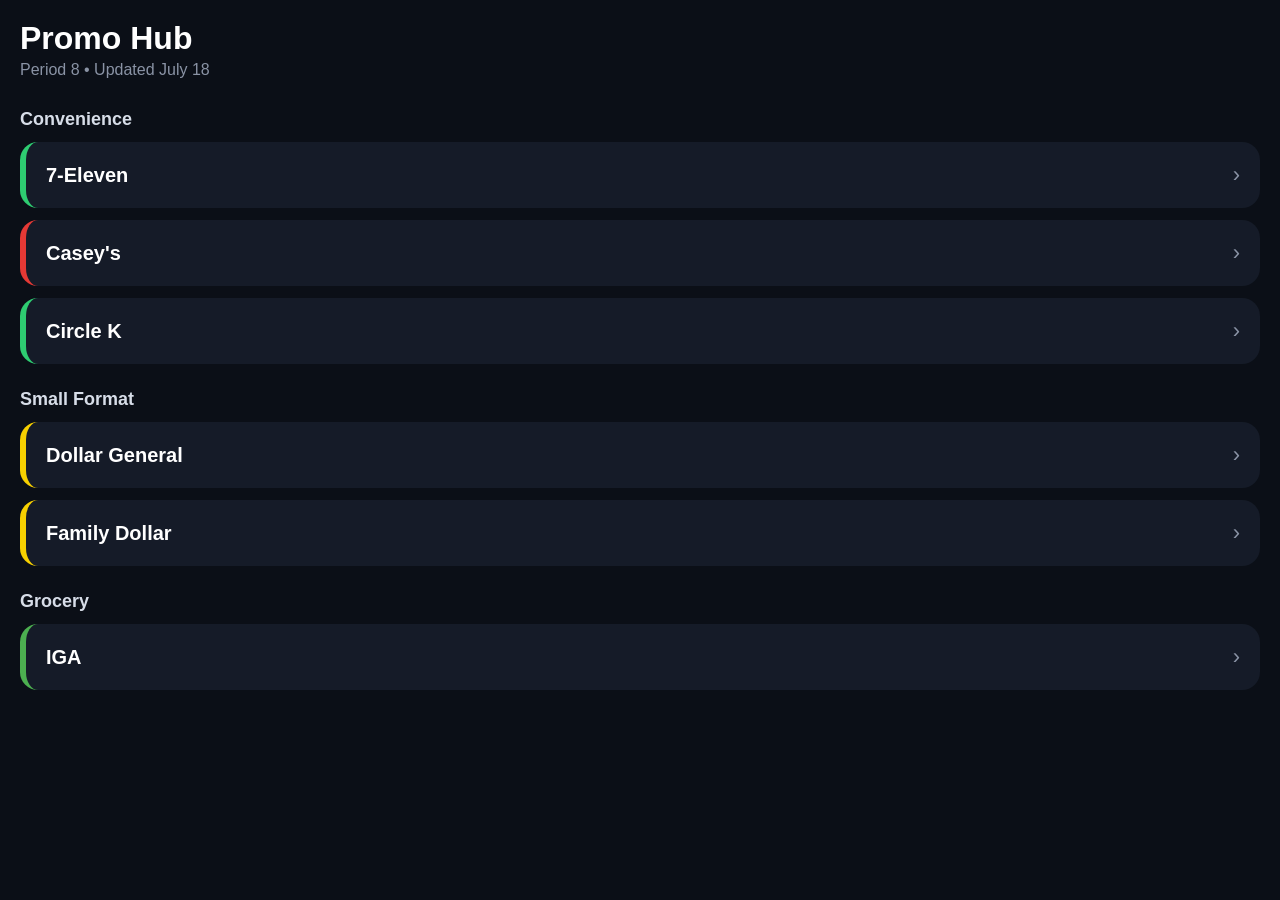
<file: index.html>
<!DOCTYPE html>
<html lang="en">

<head>
    <meta charset="UTF-8">
    <meta name="viewport" content="width=device-width, initial-scale=1.0">

    <link rel="icon" type="image/png" href="icon.png">
    <link rel="apple-touch-icon" href="icon.png">

    <title>Promo Hub</title>

    <style>
        * {
            margin: 0;
            padding: 0;
            box-sizing: border-box;
            font-family: "Segoe UI", sans-serif;
        }

        body {
            background: #0b0f17;
            color: white;
            padding: 20px;
        }

        a {
            text-decoration: none;
            color: white;
        }

        .header {
            margin-bottom: 30px;
        }

        .header h1 {
            font-size: 32px;
            font-weight: 700;
        }

        .period {
            color: #8a93a5;
            margin-top: 4px;
        }

        .section-title {
            margin-top: 25px;
            margin-bottom: 12px;
            font-size: 18px;
            color: #d7dde8;
            font-weight: 600;
        }

        .card {
            background: #151b28;
            border-radius: 18px;
            padding: 20px;
            margin-bottom: 12px;
            cursor: pointer;
            transition: .2s;
            display: flex;
            justify-content: space-between;
            align-items: center;
        }

        .card:hover {
            transform: translateY(-2px);
        }

        .dg {
            border-left: 6px solid #f7d000;
        }

        .caseys {
            border-left: 6px solid #e53935;
        }

        .seven {
            border-left: 6px solid #2ecc71;
        }

        .grocery {
            border-left: 6px solid #4caf50;
        }

        .card-title {
            font-size: 20px;
            font-weight: 600;
        }

        .arrow {
            font-size: 22px;
            color: #8a93a5;
        }

        .holiday-card {
            background: #1f2432;
            border-radius: 18px;
            padding: 18px;
            margin-top: 10px;
        }

        .holiday-title {
            font-size: 18px;
            margin-bottom: 10px;
        }

        .deadline {
            color: #ffb74d;
            font-weight: bold;
        }
    </style>
</head>

<body>

    <div class="header">
        <h1>Promo Hub</h1>
        <div class="period">Period 8 • Updated July 18</div>
    </div>

    <div class="section-title">
        Convenience
    </div>

    <a href="seveneleven.html">
        <div class="card seven">
            <div class="card-title">7-Eleven</div>
            <div class="arrow">›</div>
        </div>
    </a>

    <a href="caseys.html">
        <div class="card caseys">
            <div class="card-title">Casey's</div>
            <div class="arrow">›</div>
        </div>
    </a>

    <a href="circlek.html">
        <div class="card seven">
            <div class="card-title">Circle K</div>
            <div class="arrow">›</div>
        </div>
    </a>

    <div class="section-title">
        Small Format
    </div>

    <a href="dg.html">
        <div class="card dg">
            <div class="card-title">Dollar General</div>
            <div class="arrow">›</div>
        </div>
    </a>

    <a href="familydollar.html">
        <div class="card dg">
            <div class="card-title">Family Dollar</div>
            <div class="arrow">›</div>
        </div>
    </a>

    <div class="section-title">
        Grocery
    </div>

    <a href="iga.html">
        <div class="card grocery">
            <div class="card-title">IGA</div>
            <div class="arrow">›</div>
        </div>
    </a>

    <!--
    <div class="section-title">
        Tools
    </div>

    <a href="holidays.html">
        <div class="holiday-card">

            <div class="holiday-title">
                🎆 Holiday Ordering
            </div>

            <div class="deadline">
                Labor Day Schedule Coming Soon →
            </div>

        </div>
    </a>
    -->

</body>

</html>
</file>
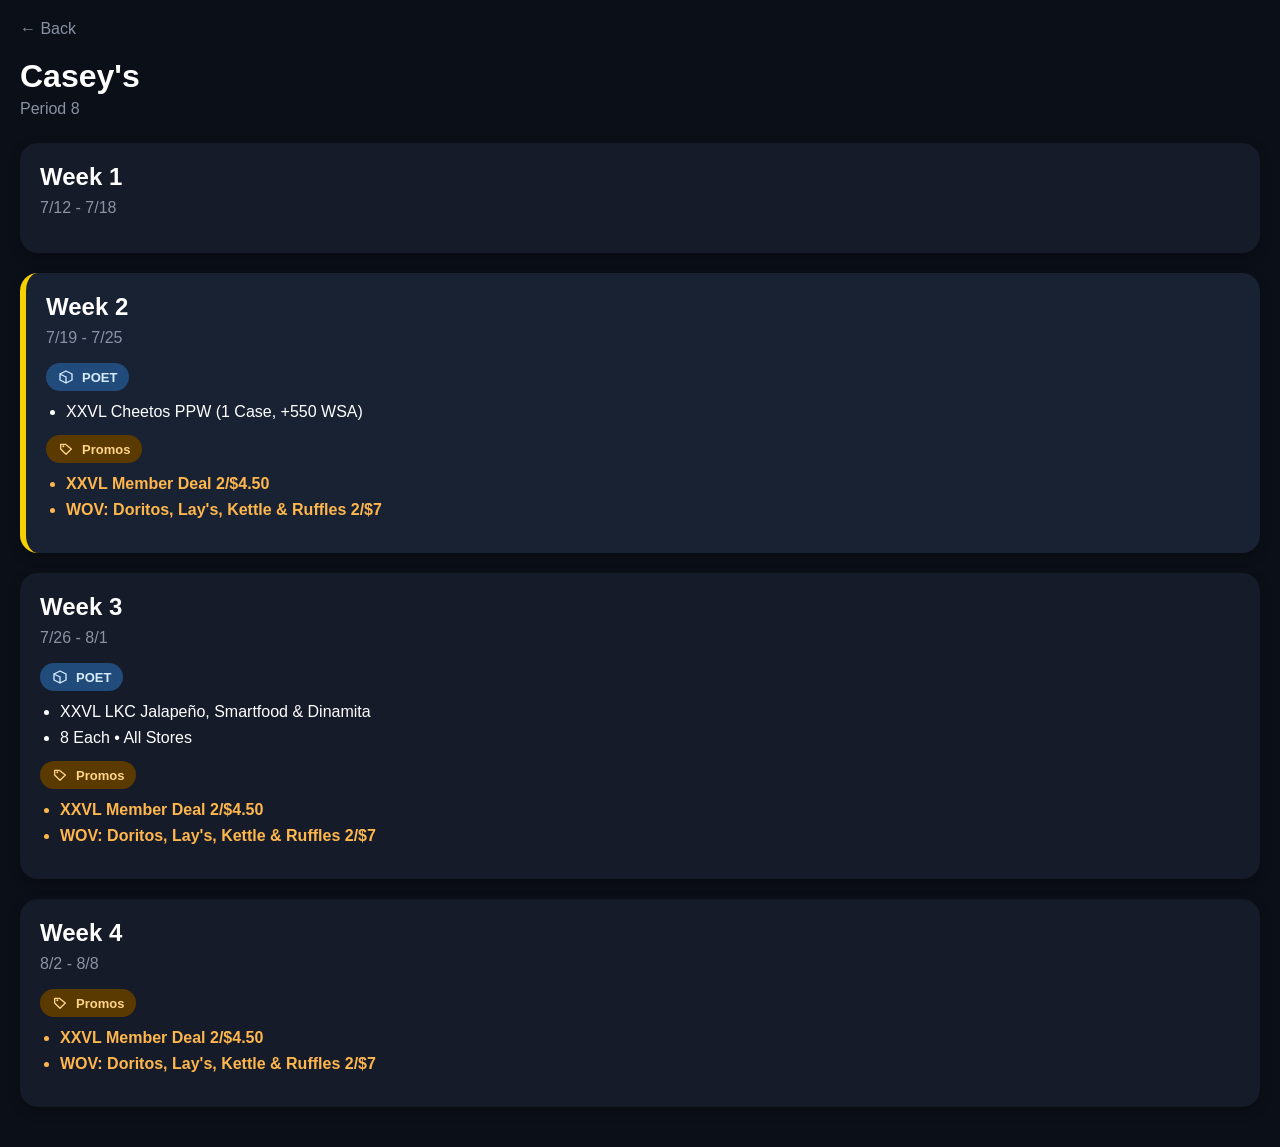
<file: caseys.html>
<!DOCTYPE html>
<html lang="en">
<head>
    <meta charset="UTF-8">
    <meta name="viewport" content="width=device-width, initial-scale=1.0">
    <title>Casey's - Promo Hub</title>

    <style>
        * {
            margin: 0;
            padding: 0;
            box-sizing: border-box;
            font-family: "Segoe UI", sans-serif;
        }

        body {
            background: #0b0f17;
            color: white;
            padding: 20px;
        }

        .back {
            color: #8a93a5;
            text-decoration: none;
            display: inline-block;
            margin-bottom: 20px;
        }

        h1 {
            font-size: 32px;
        }

        .period {
            color: #8a93a5;
            margin: 5px 0 25px;
        }

        .week {
            background: #151b28;
            border-radius: 18px;
            padding: 20px;
            margin-bottom: 20px;
            box-shadow: 0 4px 12px rgba(0,0,0,.25);
        }

        .current {
            border-left: 6px solid #f7d000;
            background: #192233;
        }

        .date {
            color: #8a93a5;
            margin: 8px 0 16px;
        }

        ul {
            padding-left: 20px;
            margin-bottom: 14px;
        }

        li {
            margin-bottom: 8px;
        }

        .promo {
            color: #ffb74d;
            font-weight: 700;
        }

        .section-title {
            display: inline-flex;
            align-items: center;
            gap: 8px;
            padding: 6px 12px;
            border-radius: 999px;
            font-size: 13px;
            font-weight: 700;
            margin-bottom: 12px;
        }

        .section-title svg {
            width: 16px;
            height: 16px;
            stroke: currentColor;
            stroke-width: 2;
            fill: none;
            stroke-linecap: round;
            stroke-linejoin: round;
        }

        .poet {
            background: #214b7a;
            color: #d7ecff;
        }

        .promo-badge {
            background: #5b3a00;
            color: #ffd58a;
        }
    </style>
</head>

<body>

<a href="index.html" class="back">← Back</a>

<h1>Casey's</h1>
<div class="period">Period 8</div>

<div class="week">
    <h2>Week 1</h2>
    <div class="date">7/12 - 7/18</div>
</div>

<div class="week current">
    <h2>Week 2</h2>
    <div class="date">7/19 - 7/25</div>

    <div class="section-title poet">
        <svg viewBox="0 0 24 24">
            <path d="M3 7.5 12 3l9 4.5M3 7.5V16.5L12 21m-9-13.5L12 12m9-4.5V16.5L12 21m0-9V21"/>
        </svg>
        <span>POET</span>
    </div>

    <ul>
        <li>XXVL Cheetos PPW (1 Case, +550 WSA)</li>
    </ul>

    <div class="section-title promo-badge">
        <svg viewBox="0 0 24 24">
            <path d="M20 12 12 20 4 12V5h7l9 7z"/>
            <circle cx="8" cy="8" r="1.5" fill="currentColor" stroke="none"/>
        </svg>
        <span>Promos</span>
    </div>

    <ul class="promo">
        <li>XXVL Member Deal 2/$4.50</li>
        <li>WOV: Doritos, Lay's, Kettle &amp; Ruffles 2/$7</li>
    </ul>
</div>

<div class="week">
    <h2>Week 3</h2>
    <div class="date">7/26 - 8/1</div>

    <div class="section-title poet">
        <svg viewBox="0 0 24 24">
            <path d="M3 7.5 12 3l9 4.5M3 7.5V16.5L12 21m-9-13.5L12 12m9-4.5V16.5L12 21m0-9V21"/>
        </svg>
        <span>POET</span>
    </div>

    <ul>
        <li>XXVL LKC Jalapeño, Smartfood &amp; Dinamita</li>
        <li>8 Each • All Stores</li>
    </ul>

    <div class="section-title promo-badge">
        <svg viewBox="0 0 24 24">
            <path d="M20 12 12 20 4 12V5h7l9 7z"/>
            <circle cx="8" cy="8" r="1.5" fill="currentColor" stroke="none"/>
        </svg>
        <span>Promos</span>
    </div>

    <ul class="promo">
        <li>XXVL Member Deal 2/$4.50</li>
        <li>WOV: Doritos, Lay's, Kettle &amp; Ruffles 2/$7</li>
    </ul>
</div>

<div class="week">
    <h2>Week 4</h2>
    <div class="date">8/2 - 8/8</div>

    <div class="section-title promo-badge">
        <svg viewBox="0 0 24 24">
            <path d="M20 12 12 20 4 12V5h7l9 7z"/>
            <circle cx="8" cy="8" r="1.5" fill="currentColor" stroke="none"/>
        </svg>
        <span>Promos</span>
    </div>

    <ul class="promo">
        <li>XXVL Member Deal 2/$4.50</li>
        <li>WOV: Doritos, Lay's, Kettle &amp; Ruffles 2/$7</li>
    </ul>
</div>

</body>
</html>
</file>
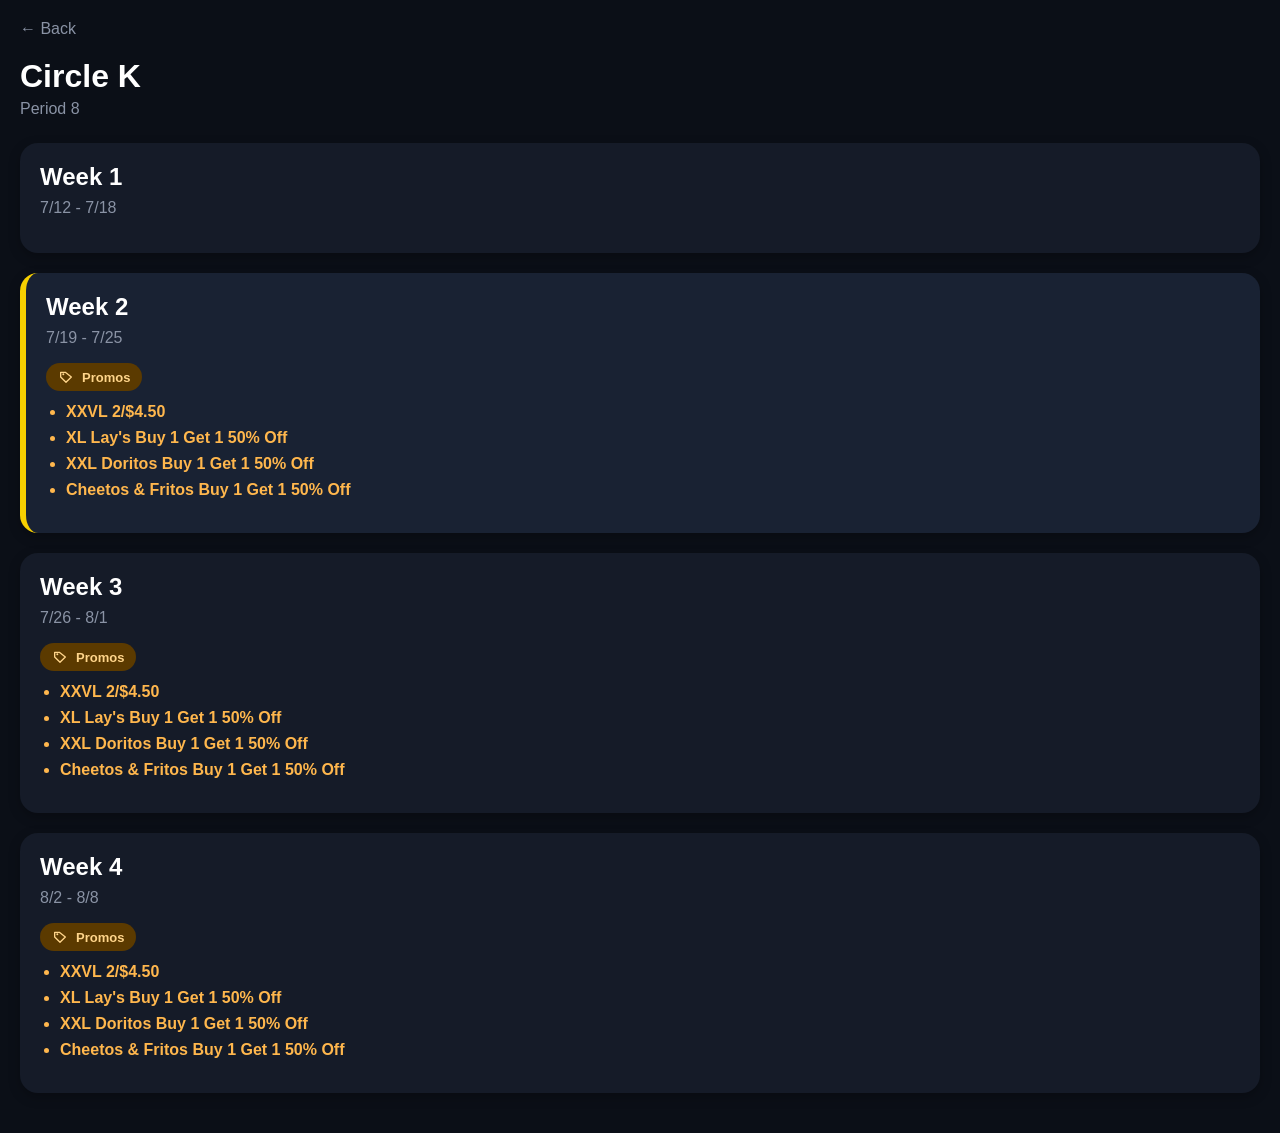
<file: circlek.html>
<!DOCTYPE html>
<html lang="en">

<head>
    <meta charset="UTF-8">
    <meta name="viewport" content="width=device-width, initial-scale=1.0">
    <title>Circle K - Promo Hub</title>

    <style>
        * {
            margin: 0;
            padding: 0;
            box-sizing: border-box;
            font-family: "Segoe UI", sans-serif;
        }

        body {
            background: #0b0f17;
            color: #fff;
            padding: 20px;
        }

        .back {
            color: #8a93a5;
            text-decoration: none;
            display: inline-block;
            margin-bottom: 20px;
        }

        h1 {
            font-size: 32px;
            margin-bottom: 5px;
        }

        .period {
            color: #8a93a5;
            margin-bottom: 25px;
        }

        .week {
            background: #151b28;
            border-radius: 18px;
            padding: 20px;
            margin-bottom: 20px;
            box-shadow: 0 4px 12px rgba(0, 0, 0, .25);
        }

        .current {
            border-left: 6px solid #f7d000;
            background: #192233;
        }

        .date {
            color: #8a93a5;
            margin: 8px 0 16px;
        }

        ul {
            padding-left: 20px;
            margin-bottom: 14px;
        }

        li {
            margin-bottom: 8px;
        }

        .promo {
            color: #ffb74d;
            font-weight: 700;
        }

        .section-title {
            display: inline-flex;
            align-items: center;
            gap: 8px;
            padding: 6px 12px;
            border-radius: 999px;
            font-size: 13px;
            font-weight: 700;
            margin-bottom: 12px;
        }

        .section-title svg {
            width: 16px;
            height: 16px;
            stroke: currentColor;
            stroke-width: 2;
            fill: none;
            stroke-linecap: round;
            stroke-linejoin: round;
        }

        .promo-badge {
            background: #5b3a00;
            color: #ffd58a;
        }
    </style>
</head>

<body>

    <a href="index.html" class="back">← Back</a>

    <h1>Circle K</h1>
    <div class="period">Period 8</div>

    <div class="week">

        <h2>Week 1</h2>
        <div class="date">7/12 - 7/18</div>

    </div>

    <div class="week current">

        <h2>Week 2</h2>
        <div class="date">7/19 - 7/25</div>

        <div class="section-title promo-badge">
            <svg viewBox="0 0 24 24">
                <path d="M20 12 12 20 4 12V5h7l9 7z" />
                <circle cx="8" cy="8" r="1.5" fill="currentColor" stroke="none" />
            </svg>
            <span>Promos</span>
        </div>

        <ul class="promo">
            <li>XXVL 2/$4.50</li>
            <li>XL Lay's Buy 1 Get 1 50% Off</li>
            <li>XXL Doritos Buy 1 Get 1 50% Off</li>
            <li>Cheetos &amp; Fritos Buy 1 Get 1 50% Off</li>
        </ul>

    </div>

    <div class="week">

        <h2>Week 3</h2>
        <div class="date">7/26 - 8/1</div>

        <div class="section-title promo-badge">
            <svg viewBox="0 0 24 24">
                <path d="M20 12 12 20 4 12V5h7l9 7z" />
                <circle cx="8" cy="8" r="1.5" fill="currentColor" stroke="none" />
            </svg>
            <span>Promos</span>
        </div>

        <ul class="promo">
            <li>XXVL 2/$4.50</li>
            <li>XL Lay's Buy 1 Get 1 50% Off</li>
            <li>XXL Doritos Buy 1 Get 1 50% Off</li>
            <li>Cheetos &amp; Fritos Buy 1 Get 1 50% Off</li>
        </ul>

    </div>

    <div class="week">

        <h2>Week 4</h2>
        <div class="date">8/2 - 8/8</div>

        <div class="section-title promo-badge">
            <svg viewBox="0 0 24 24">
                <path d="M20 12 12 20 4 12V5h7l9 7z" />
                <circle cx="8" cy="8" r="1.5" fill="currentColor" stroke="none" />
            </svg>
            <span>Promos</span>
        </div>

        <ul class="promo">
            <li>XXVL 2/$4.50</li>
            <li>XL Lay's Buy 1 Get 1 50% Off</li>
            <li>XXL Doritos Buy 1 Get 1 50% Off</li>
            <li>Cheetos &amp; Fritos Buy 1 Get 1 50% Off</li>
        </ul>

    </div>

</body>

</html>
</file>
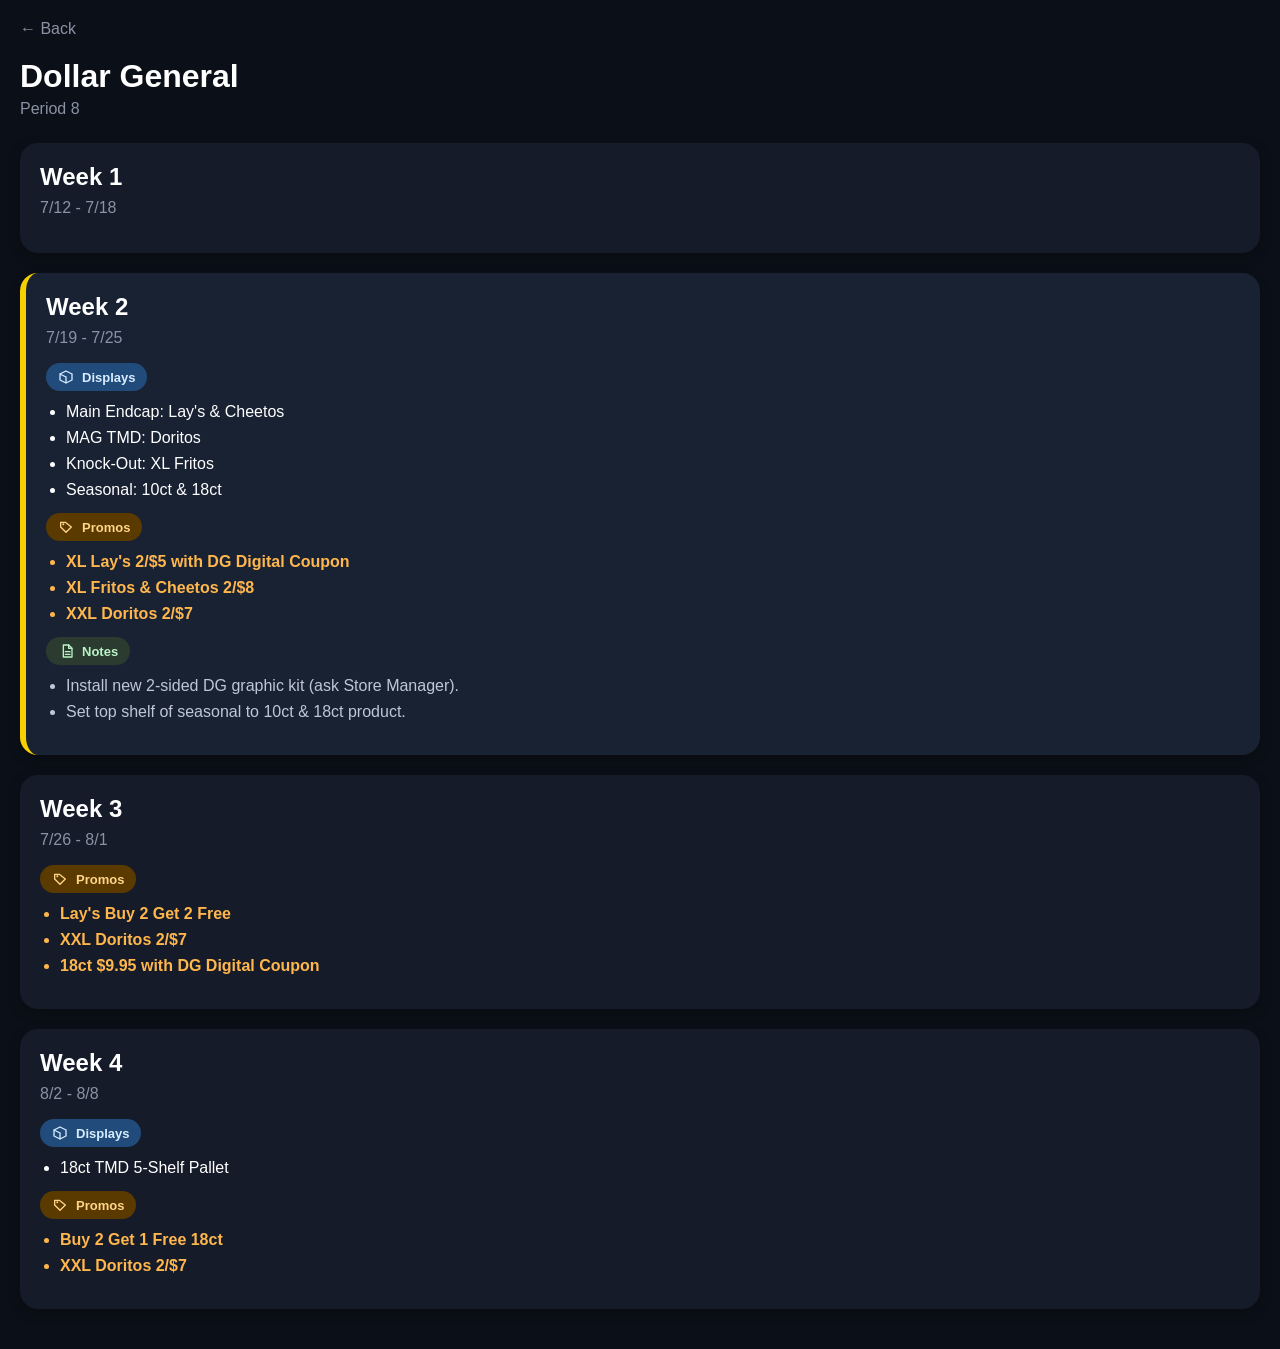
<file: dg.html>
<!DOCTYPE html>
<html lang="en">

<head>
    <meta charset="UTF-8">
    <meta name="viewport" content="width=device-width, initial-scale=1">

    <title>Dollar General - Promo Hub</title>

    <style>
        * {
            margin: 0;
            padding: 0;
            box-sizing: border-box;
            font-family: "Segoe UI", sans-serif;
        }

        body {
            background: #0b0f17;
            color: #fff;
            padding: 20px;
        }

        .back {
            color: #8a93a5;
            text-decoration: none;
            display: inline-block;
            margin-bottom: 20px;
        }

        h1 {
            font-size: 32px;
            margin-bottom: 5px;
        }

        .period {
            color: #8a93a5;
            margin-bottom: 25px;
        }

        .week {
            background: #151b28;
            border-radius: 18px;
            padding: 20px;
            margin-bottom: 20px;
            box-shadow: 0 4px 12px rgba(0, 0, 0, .25);
        }

        .current {
            border-left: 6px solid #f7d000;
            background: #192233;
        }

        .date {
            color: #8a93a5;
            margin: 8px 0 16px;
        }

        ul {
            padding-left: 20px;
            margin-bottom: 14px;
        }

        li {
            margin-bottom: 8px;
        }

        .promo {
            color: #ffb74d;
            font-weight: 700;
        }

        .note-list {
            color: #bfc7d5;
        }

        .section-title {
            display: inline-flex;
            align-items: center;
            gap: 8px;
            padding: 6px 12px;
            border-radius: 999px;
            font-size: 13px;
            font-weight: 700;
            margin-bottom: 12px;
        }

        .section-title svg {
            width: 16px;
            height: 16px;
            stroke: currentColor;
            stroke-width: 2;
            fill: none;
            stroke-linecap: round;
            stroke-linejoin: round;
        }

        .display {
            background: #214b7a;
            color: #d7ecff;
        }

        .promo-badge {
            background: #5b3a00;
            color: #ffd58a;
        }

        .note {
            background: #2b3b2f;
            color: #b9f3c5;
        }
    </style>
</head>

<body>

    <a href="index.html" class="back">← Back</a>

    <h1>Dollar General</h1>
    <div class="period">Period 8</div>

    <div class="week">
        <h2>Week 1</h2>
        <div class="date">7/12 - 7/18</div>
    </div>

    <div class="week current">

        <h2>Week 2</h2>
        <div class="date">7/19 - 7/25</div>

        <div class="section-title display">
            <svg viewBox="0 0 24 24">
                <path d="M3 7.5 12 3l9 4.5M3 7.5V16.5L12 21m-9-13.5L12 12m9-4.5V16.5L12 21m0-9V21" />
            </svg>
            <span>Displays</span>
        </div>

        <ul>
            <li>Main Endcap: Lay's &amp; Cheetos</li>
            <li>MAG TMD: Doritos</li>
            <li>Knock-Out: XL Fritos</li>
            <li>Seasonal: 10ct &amp; 18ct</li>
        </ul>

        <div class="section-title promo-badge">
            <svg viewBox="0 0 24 24">
                <path d="M20 12 12 20 4 12V5h7l9 7z" />
                <circle cx="8" cy="8" r="1.5" fill="currentColor" stroke="none" />
            </svg>
            <span>Promos</span>
        </div>

        <ul class="promo">
            <li>XL Lay's 2/$5 with DG Digital Coupon</li>
            <li>XL Fritos &amp; Cheetos 2/$8</li>
            <li>XXL Doritos 2/$7</li>
        </ul>

        <div class="section-title note">
            <svg viewBox="0 0 24 24">
                <path d="M8 3h8l5 5v13H8z" />
                <path d="M16 3v5h5" />
                <path d="M11 13h7M11 17h7" />
            </svg>
            <span>Notes</span>
        </div>

        <ul class="note-list">
            <li>Install new 2-sided DG graphic kit (ask Store Manager).</li>
            <li>Set top shelf of seasonal to 10ct &amp; 18ct product.</li>
        </ul>

    </div>

    <div class="week">

        <h2>Week 3</h2>
        <div class="date">7/26 - 8/1</div>

        <div class="section-title promo-badge">
            <svg viewBox="0 0 24 24">
                <path d="M20 12 12 20 4 12V5h7l9 7z" />
                <circle cx="8" cy="8" r="1.5" fill="currentColor" stroke="none" />
            </svg>
            <span>Promos</span>
        </div>

        <ul class="promo">
            <li>Lay's Buy 2 Get 2 Free</li>
            <li>XXL Doritos 2/$7</li>
            <li>18ct $9.95 with DG Digital Coupon</li>
        </ul>

    </div>

    <div class="week">

        <h2>Week 4</h2>
        <div class="date">8/2 - 8/8</div>

        <div class="section-title display">
            <svg viewBox="0 0 24 24">
                <path d="M3 7.5 12 3l9 4.5M3 7.5V16.5L12 21m-9-13.5L12 12m9-4.5V16.5L12 21m0-9V21" />
            </svg>
            <span>Displays</span>
        </div>

        <ul>
            <li>18ct TMD 5-Shelf Pallet</li>
        </ul>

        <div class="section-title promo-badge">
            <svg viewBox="0 0 24 24">
                <path d="M20 12 12 20 4 12V5h7l9 7z" />
                <circle cx="8" cy="8" r="1.5" fill="currentColor" stroke="none" />
            </svg>
            <span>Promos</span>
        </div>

        <ul class="promo">
            <li>Buy 2 Get 1 Free 18ct</li>
            <li>XXL Doritos 2/$7</li>
        </ul>

    </div>

</body>

</html>
</file>
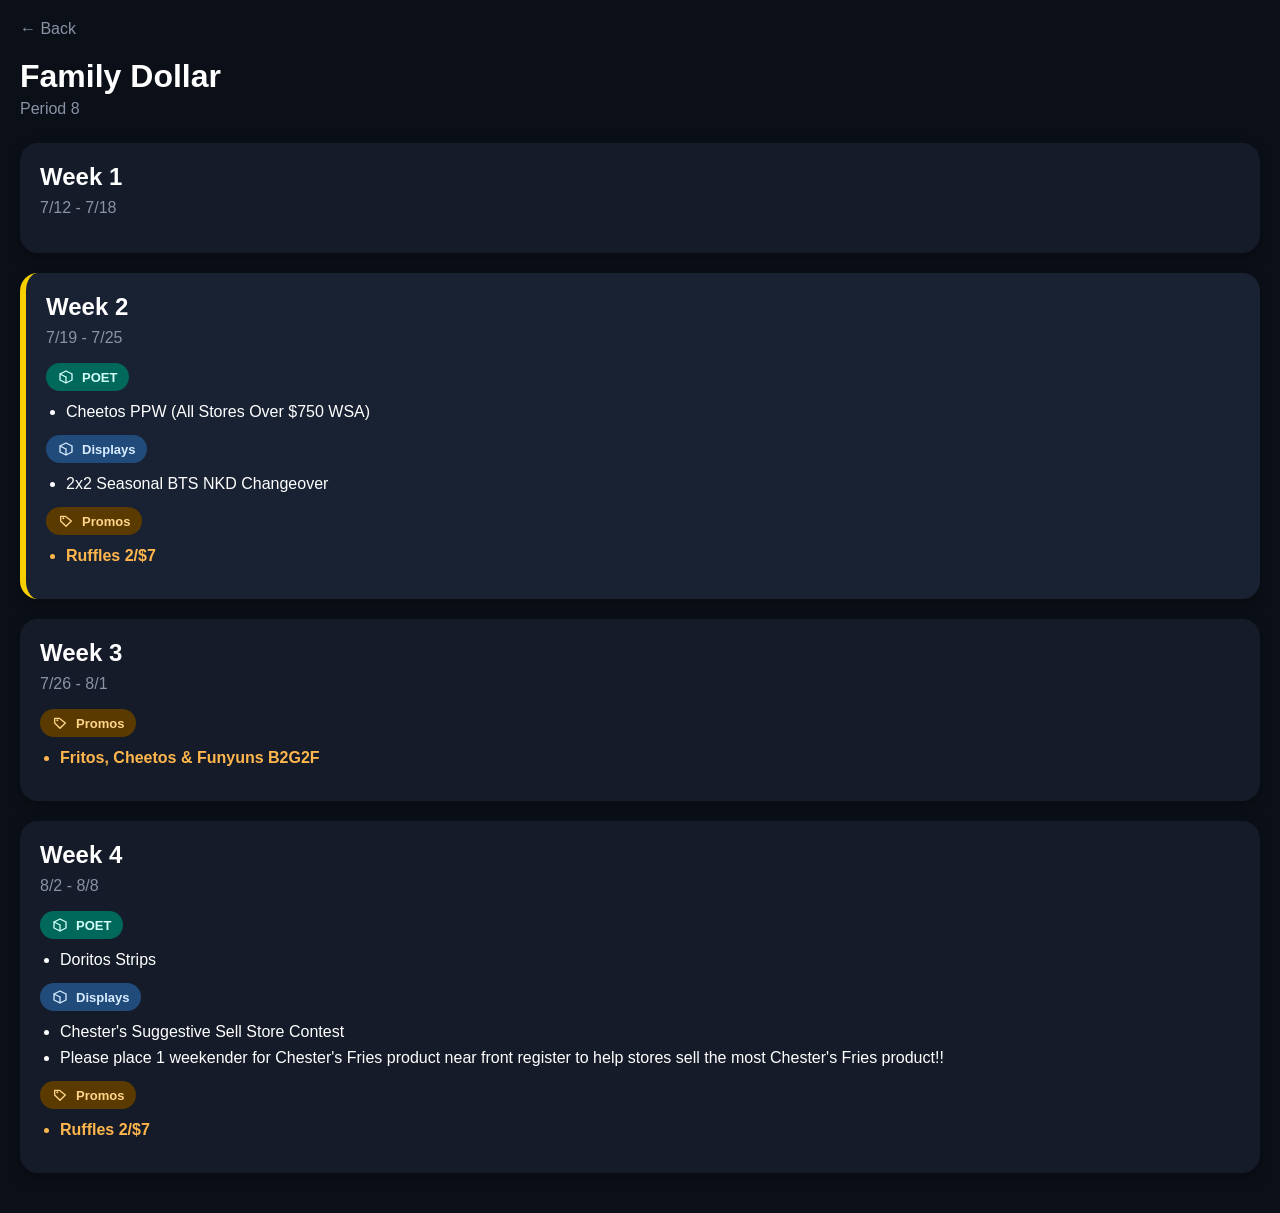
<file: familydollar.html>
<!DOCTYPE html>
<html lang="en">

<head>
    <meta charset="UTF-8">
    <meta name="viewport" content="width=device-width, initial-scale=1.0">
    <title>Family Dollar - Promo Hub</title>

    <style>
        * {
            margin: 0;
            padding: 0;
            box-sizing: border-box;
            font-family: "Segoe UI", sans-serif;
        }

        body {
            background: #0b0f17;
            color: #fff;
            padding: 20px;
        }

        .back {
            color: #8a93a5;
            text-decoration: none;
            display: inline-block;
            margin-bottom: 20px;
        }

        h1 {
            font-size: 32px;
            margin-bottom: 5px;
        }

        .period {
            color: #8a93a5;
            margin-bottom: 25px;
        }

        .week {
            background: #151b28;
            border-radius: 18px;
            padding: 20px;
            margin-bottom: 20px;
            box-shadow: 0 4px 12px rgba(0, 0, 0, .25);
        }

        .current {
            border-left: 6px solid #f7d000;
            background: #192233;
        }

        .date {
            color: #8a93a5;
            margin: 8px 0 16px;
        }

        ul {
            padding-left: 20px;
            margin-bottom: 14px;
        }

        li {
            margin-bottom: 8px;
        }

        .promo {
            color: #ffb74d;
            font-weight: 700;
        }

        .section-title {
            display: inline-flex;
            align-items: center;
            gap: 8px;
            padding: 6px 12px;
            border-radius: 999px;
            font-size: 13px;
            font-weight: 700;
            margin-bottom: 12px;
        }

        .section-title svg {
            width: 16px;
            height: 16px;
            stroke: currentColor;
            stroke-width: 2;
            fill: none;
            stroke-linecap: round;
            stroke-linejoin: round;
        }

        .display {
            background: #214b7a;
            color: #d7ecff;
        }

        .poet {
            background: #00695c;
            color: #d2fff8;
        }

        .promo-badge {
            background: #5b3a00;
            color: #ffd58a;
        }
    </style>
</head>

<body>

    <a href="index.html" class="back">← Back</a>

    <h1>Family Dollar</h1>
    <div class="period">Period 8</div>

    <div class="week">

        <h2>Week 1</h2>
        <div class="date">7/12 - 7/18</div>

    </div>

    <div class="week current">

        <h2>Week 2</h2>
        <div class="date">7/19 - 7/25</div>
        
          <div class="section-title poet">
            <svg viewBox="0 0 24 24">
                <path d="M3 7.5 12 3l9 4.5M3 7.5V16.5L12 21m-9-13.5L12 12m9-4.5V16.5L12 21m0-9V21" />
            </svg>
            <span>POET</span>
        </div>

        <ul>
            <li>Cheetos PPW (All Stores Over $750 WSA)</li>
           
        </ul>

        <div class="section-title display">
            <svg viewBox="0 0 24 24">
                <path d="M3 7.5 12 3l9 4.5M3 7.5V16.5L12 21m-9-13.5L12 12m9-4.5V16.5L12 21m0-9V21" />
            </svg>
            <span>Displays</span>
        </div>

        <ul>
            <li>2x2 Seasonal BTS NKD Changeover</li>
        </ul>

      

        <div class="section-title promo-badge">
            <svg viewBox="0 0 24 24">
                <path d="M20 12 12 20 4 12V5h7l9 7z" />
                <circle cx="8" cy="8" r="1.5" fill="currentColor" stroke="none" />
            </svg>
            <span>Promos</span>
        </div>

        <ul class="promo">
            <li>Ruffles 2/$7</li>
        </ul>

    </div>

    <div class="week">

        <h2>Week 3</h2>
        <div class="date">7/26 - 8/1</div>

        <div class="section-title promo-badge">
            <svg viewBox="0 0 24 24">
                <path d="M20 12 12 20 4 12V5h7l9 7z" />
                <circle cx="8" cy="8" r="1.5" fill="currentColor" stroke="none" />
            </svg>
            <span>Promos</span>
        </div>

        <ul class="promo">
            <li>Fritos, Cheetos &amp; Funyuns B2G2F</li>
        </ul>

    </div>

    <div class="week">

        <h2>Week 4</h2>
        <div class="date">8/2 - 8/8</div>

        <div class="section-title poet">
            <svg viewBox="0 0 24 24">
                <path d="M3 7.5 12 3l9 4.5M3 7.5V16.5L12 21m-9-13.5L12 12m9-4.5V16.5L12 21m0-9V21" />
            </svg>
            <span>POET</span>
        </div>

        <ul>
            <li>Doritos Strips</li>
           
        </ul>

        <div class="section-title display">
            <svg viewBox="0 0 24 24">
                <path d="M3 7.5 12 3l9 4.5M3 7.5V16.5L12 21m-9-13.5L12 12m9-4.5V16.5L12 21m0-9V21" />
            </svg>
            <span>Displays</span>
        </div>

        <ul>
            <li>Chester's Suggestive Sell Store Contest</li>
            <li>Please place 1 weekender for Chester's Fries product near front register 
            to help stores sell the most Chester's Fries product!!</li>
        </ul>

        <div class="section-title promo-badge">
            <svg viewBox="0 0 24 24">
                <path d="M20 12 12 20 4 12V5h7l9 7z" />
                <circle cx="8" cy="8" r="1.5" fill="currentColor" stroke="none" />
            </svg>
            <span>Promos</span>
        </div>

        <ul class="promo">
            <li>Ruffles 2/$7</li>
        </ul>

    </div>

</body>

</html>
</file>
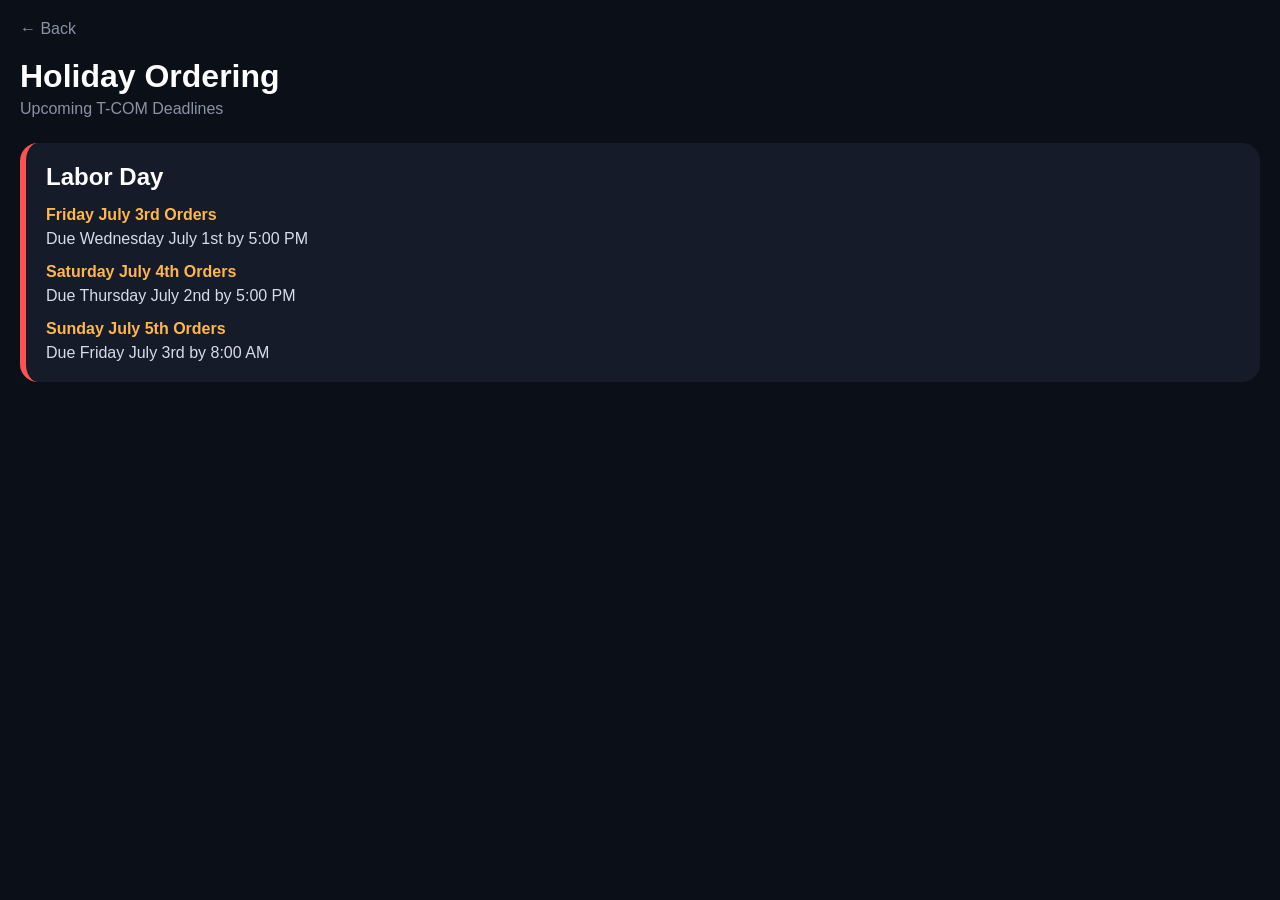
<file: holidays.html>
<!DOCTYPE html>

<html lang="en">
<head>
<meta charset="UTF-8">
<meta name="viewport" content="width=device-width, initial-scale=1.0">

<title>Holiday Ordering - Promo Hub</title>

<style>

*{
    margin:0;
    padding:0;
    box-sizing:border-box;
    font-family:"Segoe UI",sans-serif;
}

body{
    background:#0b0f17;
    color:white;
    padding:20px;
}

.back{
    color:#8a93a5;
    text-decoration:none;
    display:inline-block;
    margin-bottom:20px;
}

h1{
    font-size:32px;
    margin-bottom:5px;
}

.subtitle{
    color:#8a93a5;
    margin-bottom:25px;
}

.card{
    background:#151b28;
    border-radius:18px;
    padding:20px;
    margin-bottom:20px;
}

.holiday{
    border-left:6px solid #ff5252;
}

.card h2{
    margin-bottom:12px;
}

.order{
    margin-top:15px;
}

.order-title{
    color:#ffb74d;
    font-weight:bold;
    margin-bottom:6px;
}

.order-date{
    color:#d7dde8;
}

</style>

</head>

<body>

<a href="index.html" class="back">← Back</a>

<h1>Holiday Ordering</h1>

<div class="subtitle">
    Upcoming T-COM Deadlines
</div>

<div class="card holiday">


<h2>Labor Day</h2>

<div class="order">

    <div class="order-title">
        Friday July 3rd Orders
    </div>

    <div class="order-date">
        Due Wednesday July 1st by 5:00 PM
    </div>

</div>

<div class="order">

    <div class="order-title">
        Saturday July 4th Orders
    </div>

    <div class="order-date">
        Due Thursday July 2nd by 5:00 PM
    </div>

</div>

<div class="order">

    <div class="order-title">
        Sunday July 5th Orders
    </div>

    <div class="order-date">
        Due Friday July 3rd by 8:00 AM
    </div>

</div>


</div>

</body>
</html>
</file>
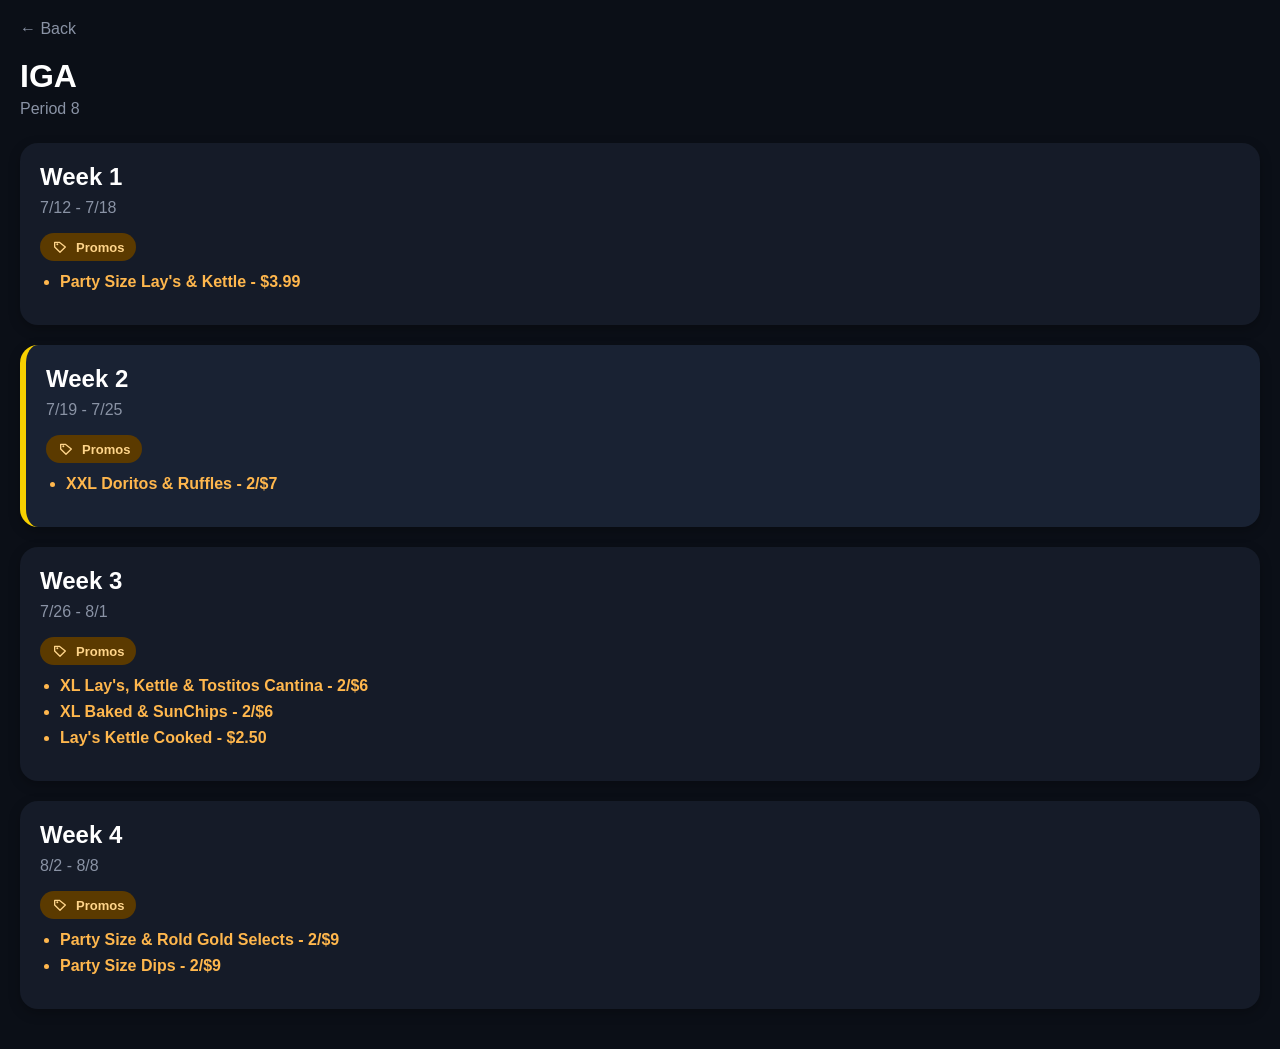
<file: iga.html>
<!DOCTYPE html>
<html lang="en">

<head>
    <meta charset="UTF-8">
    <meta name="viewport" content="width=device-width, initial-scale=1.0">
    <title>IGA - Promo Hub</title>

    <style>
        * {
            margin: 0;
            padding: 0;
            box-sizing: border-box;
            font-family: "Segoe UI", sans-serif;
        }

        body {
            background: #0b0f17;
            color: #fff;
            padding: 20px;
        }

        .back {
            color: #8a93a5;
            text-decoration: none;
            display: inline-block;
            margin-bottom: 20px;
        }

        h1 {
            font-size: 32px;
            margin-bottom: 5px;
        }

        .period {
            color: #8a93a5;
            margin-bottom: 25px;
        }

        .week {
            background: #151b28;
            border-radius: 18px;
            padding: 20px;
            margin-bottom: 20px;
            box-shadow: 0 4px 12px rgba(0, 0, 0, .25);
        }

        .current {
            border-left: 6px solid #f7d000;
            background: #192233;
        }

        .date {
            color: #8a93a5;
            margin: 8px 0 16px;
        }

        ul {
            padding-left: 20px;
            margin-bottom: 14px;
        }

        li {
            margin-bottom: 8px;
        }

        .promo {
            color: #ffb74d;
            font-weight: 700;
        }

        .section-title {
            display: inline-flex;
            align-items: center;
            gap: 8px;
            padding: 6px 12px;
            border-radius: 999px;
            font-size: 13px;
            font-weight: 700;
            margin-bottom: 12px;
        }

        .section-title svg {
            width: 16px;
            height: 16px;
            stroke: currentColor;
            stroke-width: 2;
            fill: none;
            stroke-linecap: round;
            stroke-linejoin: round;
        }

        .promo-badge {
            background: #5b3a00;
            color: #ffd58a;
        }
    </style>
</head>

<body>

    <a href="index.html" class="back">← Back</a>

    <h1>IGA</h1>
    <div class="period">Period 8</div>

    <div class="week">

        <h2>Week 1</h2>
        <div class="date">7/12 - 7/18</div>

        <div class="section-title promo-badge">
            <svg viewBox="0 0 24 24">
                <path d="M20 12 12 20 4 12V5h7l9 7z" />
                <circle cx="8" cy="8" r="1.5" fill="currentColor" stroke="none" />
            </svg>
            <span>Promos</span>
        </div>

        <ul class="promo">
            <li>Party Size Lay's &amp; Kettle - $3.99</li>
        </ul>

    </div>

    <div class="week current">

        <h2>Week 2</h2>
        <div class="date">7/19 - 7/25</div>

        <div class="section-title promo-badge">
            <svg viewBox="0 0 24 24">
                <path d="M20 12 12 20 4 12V5h7l9 7z" />
                <circle cx="8" cy="8" r="1.5" fill="currentColor" stroke="none" />
            </svg>
            <span>Promos</span>
        </div>

        <ul class="promo">
            <li>XXL Doritos &amp; Ruffles - 2/$7</li>
        </ul>

    </div>

    <div class="week">

        <h2>Week 3</h2>
        <div class="date">7/26 - 8/1</div>

        <div class="section-title promo-badge">
            <svg viewBox="0 0 24 24">
                <path d="M20 12 12 20 4 12V5h7l9 7z" />
                <circle cx="8" cy="8" r="1.5" fill="currentColor" stroke="none" />
            </svg>
            <span>Promos</span>
        </div>

        <ul class="promo">
            <li>XL Lay's, Kettle &amp; Tostitos Cantina - 2/$6</li>
            <li>XL Baked &amp; SunChips - 2/$6</li>
            <li>Lay's Kettle Cooked - $2.50</li>
        </ul>

    </div>

    <div class="week">

        <h2>Week 4</h2>
        <div class="date">8/2 - 8/8</div>

        <div class="section-title promo-badge">
            <svg viewBox="0 0 24 24">
                <path d="M20 12 12 20 4 12V5h7l9 7z" />
                <circle cx="8" cy="8" r="1.5" fill="currentColor" stroke="none" />
            </svg>
            <span>Promos</span>
        </div>

        <ul class="promo">
            <li>Party Size &amp; Rold Gold Selects - 2/$9</li>
            <li>Party Size Dips - 2/$9</li>
        </ul>

    </div>

</body>

</html>
</file>
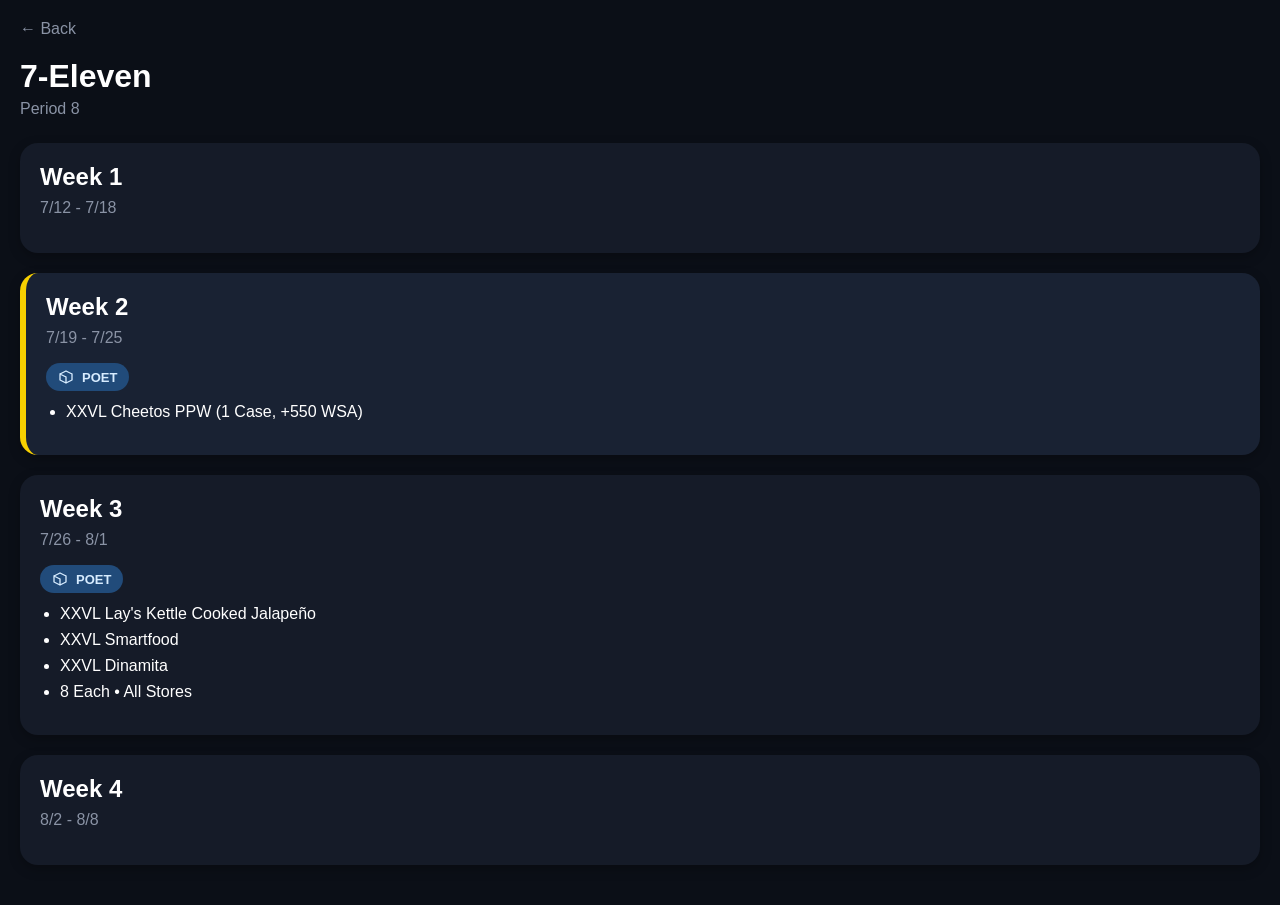
<file: seveneleven.html>
<!DOCTYPE html>
<html lang="en">
<head>
    <meta charset="UTF-8">
    <meta name="viewport" content="width=device-width, initial-scale=1.0">
    <title>7-Eleven - Promo Hub</title>

    <style>
        * {
            margin: 0;
            padding: 0;
            box-sizing: border-box;
            font-family: "Segoe UI", sans-serif;
        }

        body {
            background: #0b0f17;
            color: white;
            padding: 20px;
        }

        .back {
            color: #8a93a5;
            text-decoration: none;
            display: inline-block;
            margin-bottom: 20px;
        }

        h1 {
            font-size: 32px;
        }

        .period {
            color: #8a93a5;
            margin: 5px 0 25px;
        }

        .week {
            background: #151b28;
            border-radius: 18px;
            padding: 20px;
            margin-bottom: 20px;
            box-shadow: 0 4px 12px rgba(0,0,0,.25);
        }

        .current {
            border-left: 6px solid #f7d000;
            background: #192233;
        }

        .date {
            color: #8a93a5;
            margin: 8px 0 16px;
        }

        ul {
            padding-left: 20px;
            margin-bottom: 14px;
        }

        li {
            margin-bottom: 8px;
        }

        .section-title {
            display: inline-flex;
            align-items: center;
            gap: 8px;
            padding: 6px 12px;
            border-radius: 999px;
            font-size: 13px;
            font-weight: 700;
            margin-bottom: 12px;
        }

        .section-title svg {
            width: 16px;
            height: 16px;
            stroke: currentColor;
            stroke-width: 2;
            fill: none;
            stroke-linecap: round;
            stroke-linejoin: round;
        }

        .navs {
            background: #5a2d82;
            color: #edd8ff;
        }

        .poet {
            background: #214b7a;
            color: #d7ecff;
        }
    </style>
</head>

<body>

<a href="index.html" class="back">← Back</a>

<h1>7-Eleven</h1>
<div class="period">Period 8</div>

<div class="week">
    <h2>Week 1</h2>
    <div class="date">7/12 - 7/18</div>
</div>

<div class="week current">
    <h2>Week 2</h2>
    <div class="date">7/19 - 7/25</div>

   

    <div class="section-title poet">
        <svg viewBox="0 0 24 24"><path d="M3 7.5 12 3l9 4.5M3 7.5V16.5L12 21m-9-13.5L12 12m9-4.5V16.5L12 21m0-9V21"/></svg>
        <span>POET</span>
    </div>

    <ul>
        <li>XXVL Cheetos PPW (1 Case, +550 WSA)</li>
    </ul>
</div>

<div class="week">
    <h2>Week 3</h2>
    <div class="date">7/26 - 8/1</div>

    <div class="section-title poet">
        <svg viewBox="0 0 24 24"><path d="M3 7.5 12 3l9 4.5M3 7.5V16.5L12 21m-9-13.5L12 12m9-4.5V16.5L12 21m0-9V21"/></svg>
        <span>POET</span>
    </div>

    <ul>
        <li>XXVL Lay's Kettle Cooked Jalapeño</li>
        <li>XXVL Smartfood</li>
        <li>XXVL Dinamita</li>
        <li>8 Each • All Stores</li>
    </ul>
</div>

<div class="week">
    <h2>Week 4</h2>
    <div class="date">8/2 - 8/8</div>
</div>

</body>
</html>
</file>
